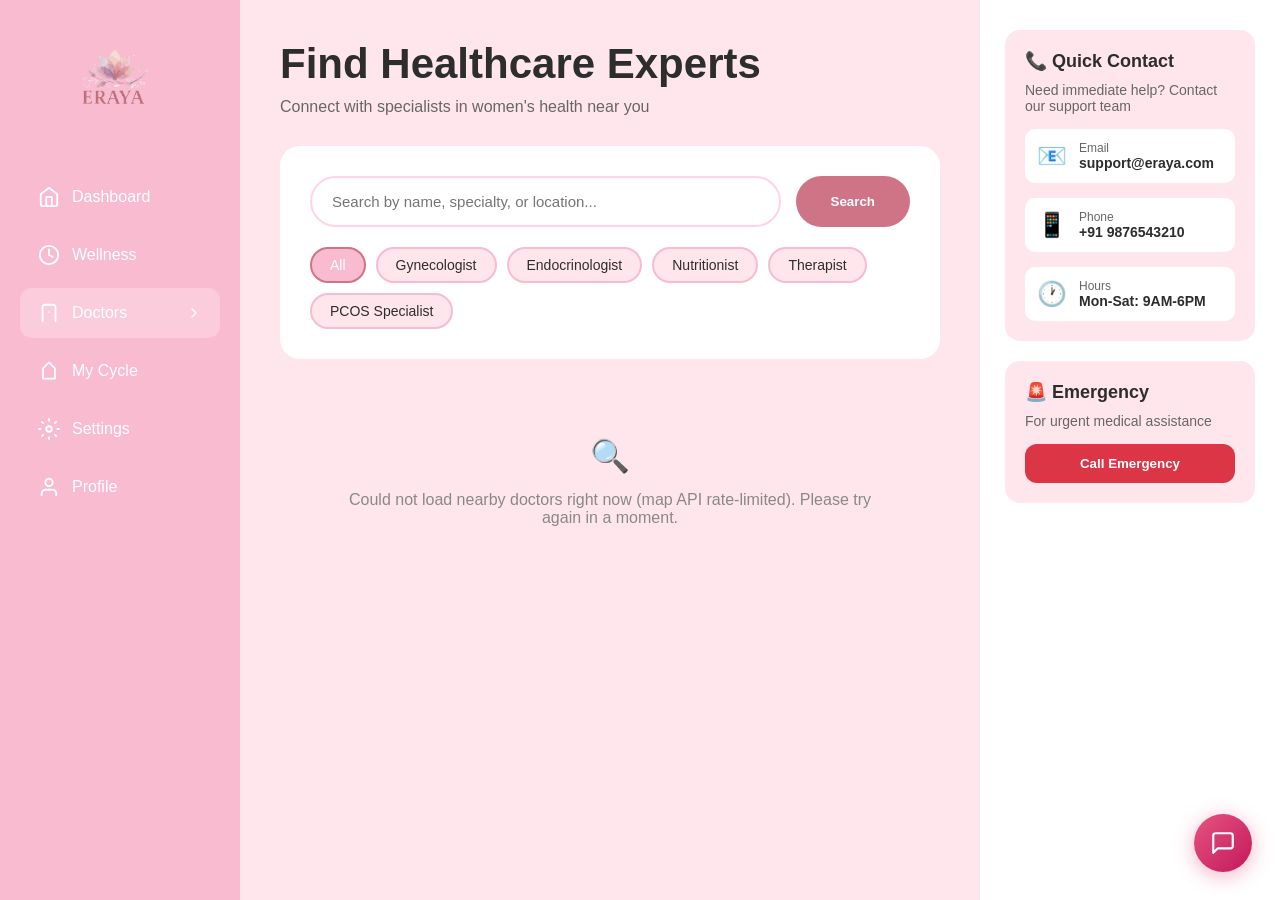
<file: doctors.html>
<!DOCTYPE html>
<html lang="en">

<head>
    <meta charset="UTF-8">
    <meta name="viewport" content="width=device-width, initial-scale=1.0">
    <title>Eraya - Find Doctors</title>
    <link rel="stylesheet" href="styles.css">
    <link rel="stylesheet" href="chatbot.css">
    <script src="chatbot.js"></script>
</head>

<body>
    <div class="container">
        <!-- Sidebar -->
        <aside class="sidebar">
            <div class="logo">
                <img src="images/logo.png" alt="Eraya Logo" class="logo-image">
            </div>

            <nav class="nav-menu">
                <a href="index.html" class="nav-item">
                    <svg class="nav-icon" viewBox="0 0 24 24" fill="none" xmlns="http://www.w3.org/2000/svg">
                        <path
                            d="M3 9L12 2L21 9V20C21 20.5304 20.7893 21.0391 20.4142 21.4142C20.0391 21.7893 19.5304 22 19 22H5C4.46957 22 3.96086 21.7893 3.58579 21.4142C3.21071 21.0391 3 20.5304 3 20V9Z"
                            stroke="currentColor" stroke-width="2" stroke-linecap="round" stroke-linejoin="round" />
                        <path d="M9 22V12H15V22" stroke="currentColor" stroke-width="2" stroke-linecap="round"
                            stroke-linejoin="round" />
                    </svg>
                    <span>Dashboard</span>
                </a>

                <a href="wellness.html" class="nav-item">
                    <svg class="nav-icon" viewBox="0 0 24 24" fill="none" xmlns="http://www.w3.org/2000/svg">
                        <path
                            d="M12 22C17.5228 22 22 17.5228 22 12C22 6.47715 17.5228 2 12 2C6.47715 2 2 6.47715 2 12C2 17.5228 6.47715 22 12 22Z"
                            stroke="currentColor" stroke-width="2" stroke-linecap="round" stroke-linejoin="round" />
                        <path d="M12 6V12L16 14" stroke="currentColor" stroke-width="2" stroke-linecap="round"
                            stroke-linejoin="round" />
                    </svg>
                    <span>Wellness</span>
                </a>

                <a href="doctors.html" class="nav-item active">
                    <svg class="nav-icon" viewBox="0 0 24 24" fill="none" xmlns="http://www.w3.org/2000/svg">
                        <path
                            d="M19 21V5C19 4.46957 18.7893 3.96086 18.4142 3.58579C18.0391 3.21071 17.5304 3 17 3H7C6.46957 3 5.96086 3.21071 5.58579 3.58579C5.21071 3.96086 5 4.46957 5 5V21"
                            stroke="currentColor" stroke-width="2" stroke-linecap="round" stroke-linejoin="round" />
                        <path d="M12 11H12.01" stroke="currentColor" stroke-width="2" stroke-linecap="round"
                            stroke-linejoin="round" />
                    </svg>
                    <span>Doctors</span>
                    <svg class="nav-arrow" viewBox="0 0 24 24" fill="none" xmlns="http://www.w3.org/2000/svg">
                        <path d="M9 18L15 12L9 6" stroke="currentColor" stroke-width="2" stroke-linecap="round"
                            stroke-linejoin="round" />
                    </svg>
                </a>

                <a href="mycycle.html" class="nav-item">
                    <svg class="nav-icon" viewBox="0 0 24 24" fill="none" xmlns="http://www.w3.org/2000/svg">
                        <path d="M12 2.69L5.5 9.19V20.31H18.5V9.19L12 2.69Z" stroke="currentColor" stroke-width="2"
                            stroke-linecap="round" stroke-linejoin="round" />
                    </svg>
                    <span>My Cycle</span>
                </a>

                <a href="settings.html" class="nav-item">
                    <svg class="nav-icon" viewBox="0 0 24 24" fill="none" xmlns="http://www.w3.org/2000/svg">
                        <circle cx="12" cy="12" r="3" stroke="currentColor" stroke-width="2" stroke-linecap="round"
                            stroke-linejoin="round" />
                        <path
                            d="M12 1V3M12 21V23M4.22 4.22L5.64 5.64M18.36 18.36L19.78 19.78M1 12H3M21 12H23M4.22 19.78L5.64 18.36M18.36 5.64L19.78 4.22"
                            stroke="currentColor" stroke-width="2" stroke-linecap="round" stroke-linejoin="round" />
                    </svg>
                    <span>Settings</span>
                </a>

                <a href="profile.html" class="nav-item">
                    <svg class="nav-icon" viewBox="0 0 24 24" fill="none" xmlns="http://www.w3.org/2000/svg">
                        <path
                            d="M20 21V19C20 17.9391 19.5786 16.9217 18.8284 16.1716C18.0783 15.4214 17.0609 15 16 15H8C6.93913 15 5.92172 15.4214 5.17157 16.1716C4.42143 16.9217 4 17.9391 4 19V21"
                            stroke="currentColor" stroke-width="2" stroke-linecap="round" stroke-linejoin="round" />
                        <circle cx="12" cy="7" r="4" stroke="currentColor" stroke-width="2" stroke-linecap="round"
                            stroke-linejoin="round" />
                    </svg>
                    <span>Profile</span>
                </a>
            </nav>
            <div id="auth-status" style="margin-top:auto;padding:16px 0;font-size:14px;"></div>
        </aside>

        <!-- Main Content -->
        <main class="main-content">
            <div class="doctors-header">
                <h1>Find Healthcare Experts</h1>
                <p>Connect with specialists in women's health near you</p>
            </div>

            <div class="search-section">
                <div class="search-bar">
                    <input type="text" class="search-input" id="searchInput"
                        placeholder="Search by name, specialty, or location...">
                    <button class="search-btn" onclick="searchDoctors()">Search</button>
                </div>
                <div class="filter-chips">
                    <div class="filter-chip active" onclick="filterDoctors('all', this)">All</div>
                    <div class="filter-chip" onclick="filterDoctors('gynecologist', this)">Gynecologist</div>
                    <div class="filter-chip" onclick="filterDoctors('endocrinologist', this)">Endocrinologist</div>
                    <div class="filter-chip" onclick="filterDoctors('nutritionist', this)">Nutritionist</div>
                    <div class="filter-chip" onclick="filterDoctors('therapist', this)">Therapist</div>
                    <div class="filter-chip" onclick="filterDoctors('pcos', this)">PCOS Specialist</div>
                </div>
            </div>

            <div class="doctors-grid" id="doctorsGrid">
                <!-- Doctor cards will be generated by JavaScript -->
            </div>
        </main>

        <!-- Right Sidebar for Contact -->
        <aside class="right-sidebar">
            <div class="contact-info-section">
                <h3>📞 Quick Contact</h3>
                <p>Need immediate help? Contact our support team</p>
                <div class="contact-methods">
                    <div class="contact-item">
                        <span class="contact-icon">📧</span>
                        <div>
                            <div class="contact-label">Email</div>
                            <div class="contact-value">support@eraya.com</div>
                        </div>
                    </div>
                    <div class="contact-item">
                        <span class="contact-icon">📱</span>
                        <div>
                            <div class="contact-label">Phone</div>
                            <div class="contact-value">+91 9876543210</div>
                        </div>
                    </div>
                    <div class="contact-item">
                        <span class="contact-icon">🕐</span>
                        <div>
                            <div class="contact-label">Hours</div>
                            <div class="contact-value">Mon-Sat: 9AM-6PM</div>
                        </div>
                    </div>
                </div>
            </div>

            <div class="emergency-section">
                <h3>🚨 Emergency</h3>
                <p>For urgent medical assistance</p>
                <button class="emergency-btn" onclick="callEmergency()">Call Emergency</button>
            </div>
        </aside>
    </div>

    <script src="doctors.js"></script>
</body>

</html>
</file>
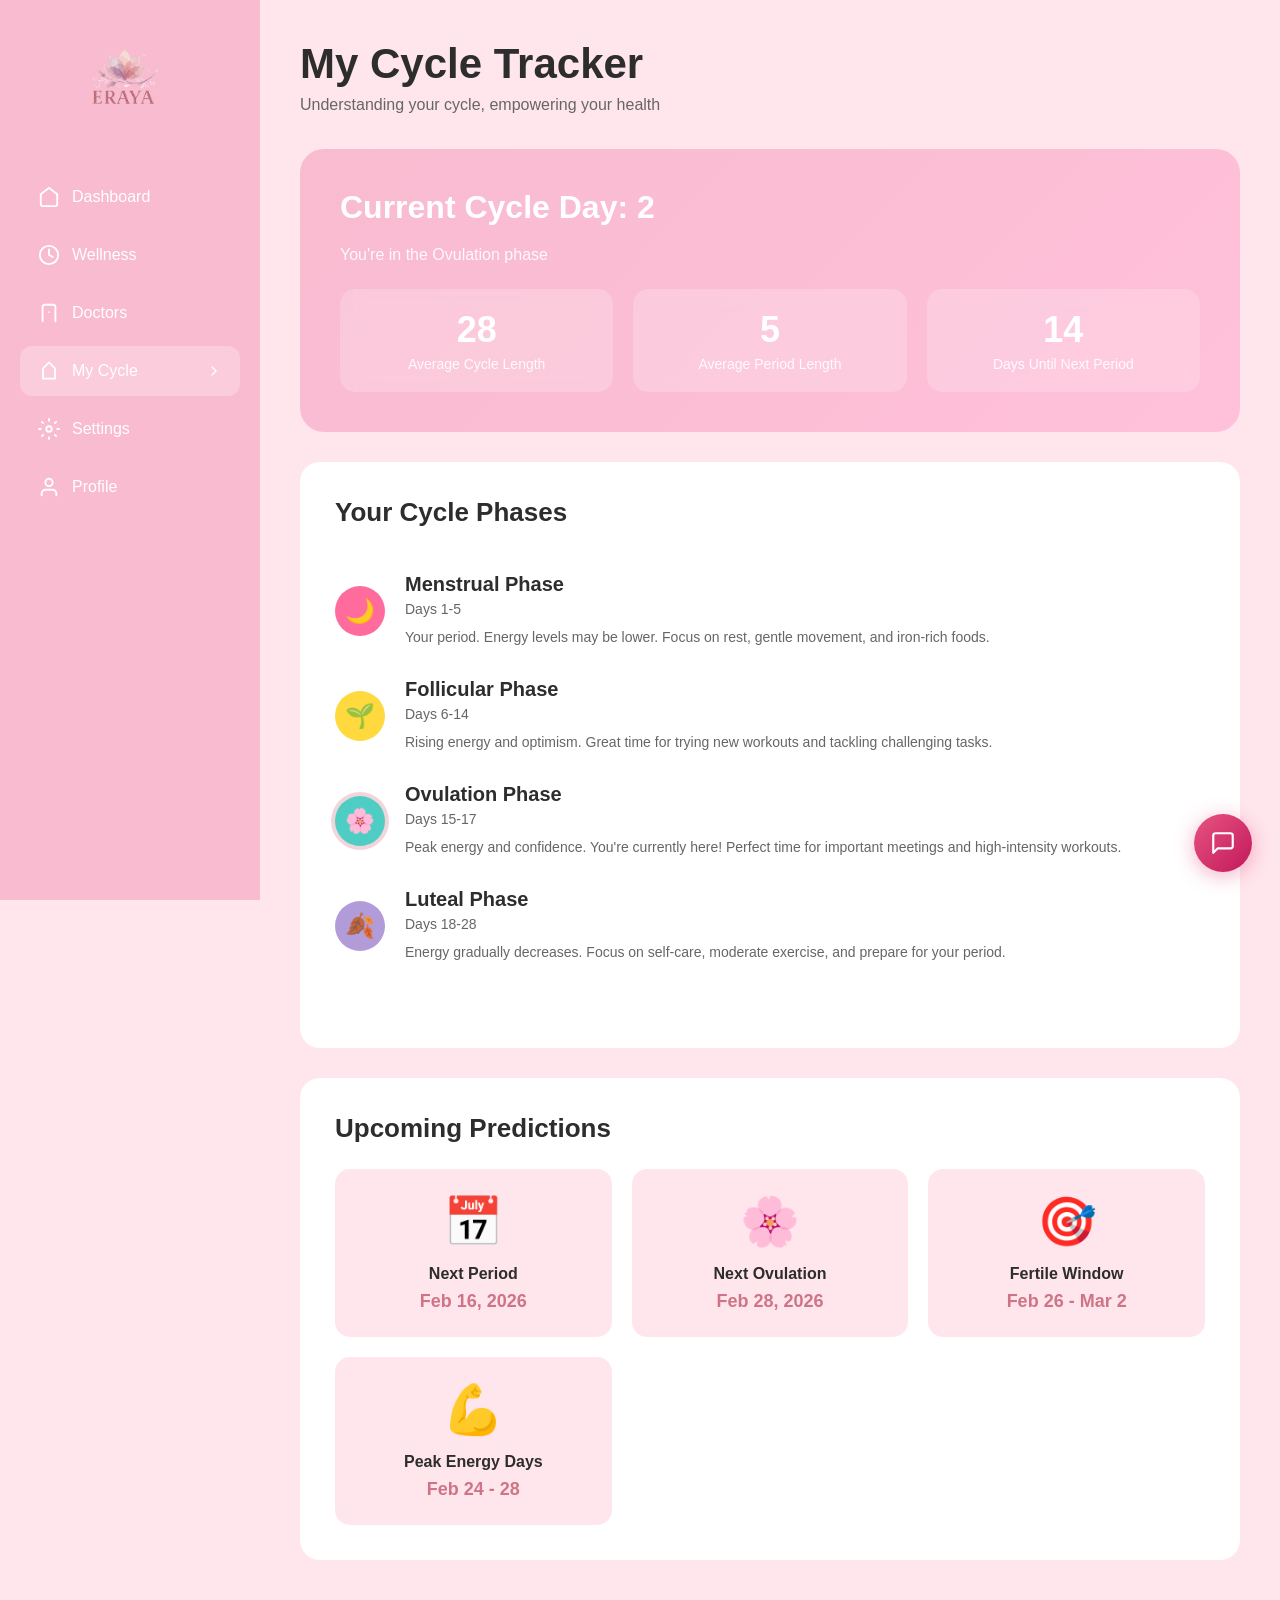
<file: mycycle.html>
<!DOCTYPE html>
<html lang="en">

<head>
    <meta charset="UTF-8">
    <meta name="viewport" content="width=device-width, initial-scale=1.0">
    <title>Eraya - My Cycle</title>
    <link rel="stylesheet" href="styles.css">
    <link rel="stylesheet" href="chatbot.css">
    <script src="chatbot.js"></script>
    <style>
        .page-container {
            display: grid;
            grid-template-columns: 260px 1fr;
            min-height: 100vh;
        }

        .cycle-content {
            padding: 40px;
            background-color: var(--lavender-blush);
        }

        .cycle-overview {
            background: linear-gradient(135deg, var(--powder-pink) 0%, var(--medium-pink) 100%);
            border-radius: 24px;
            padding: 40px;
            margin-bottom: 30px;
            color: var(--white);
        }

        .cycle-overview h2 {
            font-size: 32px;
            margin-bottom: 20px;
        }

        .cycle-stats {
            display: grid;
            grid-template-columns: repeat(auto-fit, minmax(200px, 1fr));
            gap: 20px;
            margin-top: 25px;
        }

        .stat-box {
            background-color: rgba(255, 255, 255, 0.2);
            backdrop-filter: blur(10px);
            border-radius: 15px;
            padding: 20px;
            text-align: center;
        }

        .stat-value {
            font-size: 36px;
            font-weight: 700;
            margin-bottom: 5px;
        }

        .stat-label {
            font-size: 14px;
            opacity: 0.9;
        }

        .cycle-phases {
            background-color: var(--white);
            border-radius: 20px;
            padding: 35px;
            margin-bottom: 30px;
        }

        .cycle-phases h3 {
            font-size: 26px;
            color: var(--dark-text);
            margin-bottom: 25px;
        }

        .phase-timeline {
            position: relative;
            padding: 20px 0;
        }

        .phase-item {
            display: flex;
            align-items: center;
            gap: 20px;
            margin-bottom: 30px;
            position: relative;
        }

        .phase-marker {
            width: 50px;
            height: 50px;
            border-radius: 50%;
            display: flex;
            align-items: center;
            justify-content: center;
            font-size: 24px;
            flex-shrink: 0;
            z-index: 1;
        }

        .phase-marker.menstrual {
            background-color: #FF6B9D;
        }

        .phase-marker.follicular {
            background-color: #FFD93D;
        }

        .phase-marker.ovulation {
            background-color: #4ECDC4;
        }

        .phase-marker.luteal {
            background-color: #B19CD9;
        }

        .phase-marker.active {
            box-shadow: 0 0 0 4px rgba(207, 116, 134, 0.3);
            animation: pulse 2s infinite;
        }

        @keyframes pulse {

            0%,
            100% {
                box-shadow: 0 0 0 4px rgba(207, 116, 134, 0.3);
            }

            50% {
                box-shadow: 0 0 0 8px rgba(207, 116, 134, 0.2);
            }
        }

        .phase-content {
            flex: 1;
        }

        .phase-name {
            font-size: 20px;
            font-weight: 600;
            color: var(--dark-text);
            margin-bottom: 5px;
        }

        .phase-days {
            font-size: 14px;
            color: var(--light-text);
            margin-bottom: 10px;
        }

        .phase-description {
            font-size: 14px;
            color: var(--light-text);
            line-height: 1.5;
        }

        .predictions-section {
            background-color: var(--white);
            border-radius: 20px;
            padding: 35px;
        }

        .predictions-section h3 {
            font-size: 26px;
            color: var(--dark-text);
            margin-bottom: 25px;
        }

        .prediction-cards {
            display: grid;
            grid-template-columns: repeat(auto-fit, minmax(250px, 1fr));
            gap: 20px;
        }

        .prediction-card {
            background-color: var(--lavender-blush);
            border-radius: 15px;
            padding: 25px;
            text-align: center;
        }

        .prediction-icon {
            font-size: 48px;
            margin-bottom: 15px;
        }

        .prediction-title {
            font-size: 16px;
            font-weight: 600;
            color: var(--dark-text);
            margin-bottom: 8px;
        }

        .prediction-date {
            font-size: 18px;
            color: var(--blush);
            font-weight: 700;
        }
    </style>
</head>

<body>
    <div class="page-container">
        <!-- Sidebar -->
        <aside class="sidebar">
            <div class="logo">
                <img src="images/logo.png" alt="Eraya Logo" class="logo-image">
            </div>

            <nav class="nav-menu">
                <a href="index.html" class="nav-item">
                    <svg class="nav-icon" viewBox="0 0 24 24" fill="none" xmlns="http://www.w3.org/2000/svg">
                        <path
                            d="M3 9L12 2L21 9V20C21 20.5304 20.7893 21.0391 20.4142 21.4142C20.0391 21.7893 19.5304 22 19 22H5C4.46957 22 3.96086 21.7893 3.58579 21.4142C3.21071 21.0391 3 20.5304 3 20V9Z"
                            stroke="currentColor" stroke-width="2" />
                    </svg>
                    <span>Dashboard</span>
                </a>

                <a href="wellness.html" class="nav-item">
                    <svg class="nav-icon" viewBox="0 0 24 24" fill="none" xmlns="http://www.w3.org/2000/svg">
                        <path
                            d="M12 22C17.5228 22 22 17.5228 22 12C22 6.47715 17.5228 2 12 2C6.47715 2 2 6.47715 2 12C2 17.5228 6.47715 22 12 22Z"
                            stroke="currentColor" stroke-width="2" stroke-linecap="round" stroke-linejoin="round" />
                        <path d="M12 6V12L16 14" stroke="currentColor" stroke-width="2" stroke-linecap="round"
                            stroke-linejoin="round" />
                    </svg>
                    <span>Wellness</span>
                </a>

                <a href="doctors.html" class="nav-item">
                    <svg class="nav-icon" viewBox="0 0 24 24" fill="none" xmlns="http://www.w3.org/2000/svg">
                        <path
                            d="M19 21V5C19 4.46957 18.7893 3.96086 18.4142 3.58579C18.0391 3.21071 17.5304 3 17 3H7C6.46957 3 5.96086 3.21071 5.58579 3.58579C5.21071 3.96086 5 4.46957 5 5V21"
                            stroke="currentColor" stroke-width="2" stroke-linecap="round" stroke-linejoin="round" />
                        <path d="M12 11H12.01" stroke="currentColor" stroke-width="2" stroke-linecap="round"
                            stroke-linejoin="round" />
                    </svg>
                    <span>Doctors</span>
                </a>

                <a href="mycycle.html" class="nav-item active">
                    <svg class="nav-icon" viewBox="0 0 24 24" fill="none" xmlns="http://www.w3.org/2000/svg">
                        <path d="M12 2.69L5.5 9.19V20.31H18.5V9.19L12 2.69Z" stroke="currentColor" stroke-width="2"
                            stroke-linecap="round" stroke-linejoin="round" />
                    </svg>
                    <span>My Cycle</span>
                    <svg class="nav-arrow" viewBox="0 0 24 24" fill="none" xmlns="http://www.w3.org/2000/svg">
                        <path d="M9 18L15 12L9 6" stroke="currentColor" stroke-width="2" stroke-linecap="round"
                            stroke-linejoin="round" />
                    </svg>
                </a>

                <a href="settings.html" class="nav-item">
                    <svg class="nav-icon" viewBox="0 0 24 24" fill="none" xmlns="http://www.w3.org/2000/svg">
                        <circle cx="12" cy="12" r="3" stroke="currentColor" stroke-width="2" stroke-linecap="round"
                            stroke-linejoin="round" />
                        <path
                            d="M12 1V3M12 21V23M4.22 4.22L5.64 5.64M18.36 18.36L19.78 19.78M1 12H3M21 12H23M4.22 19.78L5.64 18.36M18.36 5.64L19.78 4.22"
                            stroke="currentColor" stroke-width="2" stroke-linecap="round" stroke-linejoin="round" />
                    </svg>
                    <span>Settings</span>
                </a>

                <a href="profile.html" class="nav-item">
                    <svg class="nav-icon" viewBox="0 0 24 24" fill="none" xmlns="http://www.w3.org/2000/svg">
                        <path
                            d="M20 21V19C20 17.9391 19.5786 16.9217 18.8284 16.1716C18.0783 15.4214 17.0609 15 16 15H8C6.93913 15 5.92172 15.4214 5.17157 16.1716C4.42143 16.9217 4 17.9391 4 19V21"
                            stroke="currentColor" stroke-width="2" stroke-linecap="round" stroke-linejoin="round" />
                        <circle cx="12" cy="7" r="4" stroke="currentColor" stroke-width="2" stroke-linecap="round"
                            stroke-linejoin="round" />
                    </svg>
                    <span>Profile</span>
                </a>
            </nav>
            <div id="auth-status" style="margin-top:auto;padding:16px 0;font-size:14px;"></div>
        </aside>

        <!-- Main Content -->
        <div class="cycle-content">
            <div class="page-header">
                <h1>My Cycle Tracker</h1>
                <p>Understanding your cycle, empowering your health</p>
            </div>

            <div class="cycle-overview">
                <h2>Current Cycle Day: 2</h2>
                <p style="font-size: 16px; opacity: 0.9;">You're in the Ovulation phase</p>

                <div class="cycle-stats">
                    <div class="stat-box">
                        <div class="stat-value">28</div>
                        <div class="stat-label">Average Cycle Length</div>
                    </div>
                    <div class="stat-box">
                        <div class="stat-value">5</div>
                        <div class="stat-label">Average Period Length</div>
                    </div>
                    <div class="stat-box">
                        <div class="stat-value">14</div>
                        <div class="stat-label">Days Until Next Period</div>
                    </div>
                </div>
            </div>

            <div class="cycle-phases">
                <h3>Your Cycle Phases</h3>
                <div class="phase-timeline">
                    <div class="phase-item">
                        <div class="phase-marker menstrual">🌙</div>
                        <div class="phase-content">
                            <div class="phase-name">Menstrual Phase</div>
                            <div class="phase-days">Days 1-5</div>
                            <div class="phase-description">
                                Your period. Energy levels may be lower. Focus on rest, gentle movement, and iron-rich
                                foods.
                            </div>
                        </div>
                    </div>

                    <div class="phase-item">
                        <div class="phase-marker follicular">🌱</div>
                        <div class="phase-content">
                            <div class="phase-name">Follicular Phase</div>
                            <div class="phase-days">Days 6-14</div>
                            <div class="phase-description">
                                Rising energy and optimism. Great time for trying new workouts and tackling challenging
                                tasks.
                            </div>
                        </div>
                    </div>

                    <div class="phase-item">
                        <div class="phase-marker ovulation active">🌸</div>
                        <div class="phase-content">
                            <div class="phase-name">Ovulation Phase</div>
                            <div class="phase-days">Days 15-17</div>
                            <div class="phase-description">
                                Peak energy and confidence. You're currently here! Perfect time for important meetings
                                and high-intensity workouts.
                            </div>
                        </div>
                    </div>

                    <div class="phase-item">
                        <div class="phase-marker luteal">🍂</div>
                        <div class="phase-content">
                            <div class="phase-name">Luteal Phase</div>
                            <div class="phase-days">Days 18-28</div>
                            <div class="phase-description">
                                Energy gradually decreases. Focus on self-care, moderate exercise, and prepare for your
                                period.
                            </div>
                        </div>
                    </div>
                </div>
            </div>

            <div class="predictions-section">
                <h3>Upcoming Predictions</h3>
                <div class="prediction-cards">
                    <div class="prediction-card">
                        <div class="prediction-icon">📅</div>
                        <div class="prediction-title">Next Period</div>
                        <div class="prediction-date">Feb 16, 2026</div>
                    </div>

                    <div class="prediction-card">
                        <div class="prediction-icon">🌸</div>
                        <div class="prediction-title">Next Ovulation</div>
                        <div class="prediction-date">Feb 28, 2026</div>
                    </div>

                    <div class="prediction-card">
                        <div class="prediction-icon">🎯</div>
                        <div class="prediction-title">Fertile Window</div>
                        <div class="prediction-date">Feb 26 - Mar 2</div>
                    </div>

                    <div class="prediction-card">
                        <div class="prediction-icon">💪</div>
                        <div class="prediction-title">Peak Energy Days</div>
                        <div class="prediction-date">Feb 24 - 28</div>
                    </div>
                </div>
            </div>
        </div>
    </div>
</body>

</html>
</file>
<file: styles.css>
/* CSS Reset */
* {
    margin: 0;
    padding: 0;
    box-sizing: border-box;
}

/* Color Palette - Based on Figma */
:root {
    --lavender-blush: #FFE6ED;
    --blush: #CF7486;
    --powder-pink: #F8BBD0;
    --milky-white: #FFF8F0;
    --light-pink: #FFD4E5;
    --medium-pink: #FFC0D9;
    --dark-text: #2D2D2D;
    --light-text: #666;
    --white: #FFFFFF;
    
    /* Dot colors */
    --dot-green: #4ECDC4;
    --dot-red: #FF6B9D;
    --dot-yellow: #FFD93D;
    --dot-teal: #6BCF7F;
    --dot-purple: #B19CD9;
    --dot-blue: #6C9BD1;
}

body {
    font-family: 'Segoe UI', Tahoma, Geneva, Verdana, sans-serif;
    background-color: var(--lavender-blush);
    color: var(--dark-text);
    overflow-x: hidden;
}

.container {
    display: grid;
    grid-template-columns: 260px minmax(0, 1fr) minmax(280px, 340px);
    min-height: 100vh;
    gap: 0;
}

/* Left Sidebar Styles */
.sidebar {
    background-color: var(--powder-pink);
    padding: 30px 20px;
    display: flex;
    flex-direction: column;
}

.logo {
    margin-bottom: 40px;
    text-align: center;
}

.logo-image {
    width: 140px;
    height: auto;
}

.nav-menu {
    display: flex;
    flex-direction: column;
    gap: 8px;
}

.nav-item {
    display: flex;
    align-items: center;
    padding: 14px 18px;
    color: var(--white);
    text-decoration: none;
    border-radius: 12px;
    font-size: 16px;
    font-weight: 500;
    transition: all 0.3s ease;
    gap: 12px;
}

.nav-item:hover {
    background-color: rgba(255, 255, 255, 0.15);
    transform: translateX(5px);
}

.nav-item.active {
    background-color: rgba(255, 255, 255, 0.25);
}

.nav-icon {
    width: 22px;
    height: 22px;
    flex-shrink: 0;
}

.nav-arrow {
    width: 16px;
    height: 16px;
    margin-left: auto;
    opacity: 0;
    transition: opacity 0.3s ease;
}

.nav-item.active .nav-arrow {
    opacity: 1;
}

/* Main Content Styles */
.main-content {
    padding: 40px;
    overflow-y: auto;
    min-width: 0; /* allow grid column to shrink without hiding siblings */
}

/* Welcome Section */
.welcome-section {
    background: linear-gradient(135deg, var(--medium-pink) 0%, var(--powder-pink) 100%);
    border-radius: 24px;
    padding: 50px;
    margin-bottom: 30px;
    display: flex;
    justify-content: space-between;
    align-items: center;
    min-height: 200px;
}

.welcome-text h1 {
    font-size: 52px;
    font-weight: 300;
    color: var(--white);
    line-height: 1.2;
}

.welcome-illustration img {
    width: 200px;
    height: auto;
}

/* Feature Cards */
.feature-cards {
    display: grid;
    grid-template-columns: repeat(3, 1fr);
    gap: 20px;
    margin-bottom: 30px;
}

.card {
    background-color: rgba(255, 255, 255, 0.5);
    backdrop-filter: blur(10px);
    border-radius: 20px;
    padding: 30px;
    text-align: center;
    transition: all 0.3s ease;
    cursor: pointer;
    min-height: 220px;
    display: flex;
    flex-direction: column;
    justify-content: space-between;
}

.card:hover {
    transform: translateY(-8px);
    box-shadow: 0 12px 30px rgba(207, 116, 134, 0.2);
    background-color: rgba(255, 255, 255, 0.7);
}

.card-illustration {
    margin-bottom: 20px;
}

.card-illustration img {
    width: 100px;
    height: 100px;
    object-fit: contain;
}

.card h3 {
    font-size: 18px;
    font-weight: 600;
    color: var(--dark-text);
    line-height: 1.4;
}

/* Feeling Section */
.feeling-section {
    background-color: rgba(255, 214, 229, 0.4);
    border: 2px dashed var(--blush);
    border-radius: 20px;
    padding: 40px;
    text-align: center;
    margin-bottom: 30px;
}

.feeling-section h2 {
    font-size: 28px;
    font-weight: 600;
    color: var(--dark-text);
    margin-bottom: 10px;
}

.feeling-section p {
    font-size: 15px;
    color: var(--light-text);
    margin-bottom: 25px;
}

.add-symptoms-btn {
    background-color: var(--blush);
    color: var(--white);
    border: none;
    padding: 14px 32px;
    border-radius: 30px;
    font-size: 16px;
    font-weight: 600;
    cursor: pointer;
    transition: all 0.3s ease;
}

.add-symptoms-btn:hover {
    background-color: #b86474;
    transform: scale(1.05);
    box-shadow: 0 6px 20px rgba(207, 116, 134, 0.3);
}

/* Bottom Cards */
.bottom-cards {
    display: grid;
    grid-template-columns: repeat(2, 1fr);
    gap: 20px;
}

.card-large {
    background-color: rgba(255, 214, 229, 0.4);
    border-radius: 20px;
    padding: 35px;
    display: flex;
    align-items: center;
    gap: 25px;
    transition: all 0.3s ease;
    cursor: pointer;
}

.card-large:hover {
    transform: translateY(-5px);
    box-shadow: 0 10px 25px rgba(207, 116, 134, 0.2);
    background-color: rgba(255, 214, 229, 0.6);
}

.card-large .card-illustration img {
    width: 120px;
    height: 120px;
    object-fit: contain;
}

.card-large h3 {
    font-size: 24px;
    font-weight: 600;
    color: var(--dark-text);
    line-height: 1.3;
}

/* Right Sidebar — keep visible in grid (calendar + React widgets) */
.right-sidebar {
    background-color: var(--white);
    padding: 30px 25px;
    overflow-y: auto;
    overflow-x: hidden;
    min-width: 280px;
    position: relative;
    z-index: 1;
}

/* Calendar Section */
.calendar-section {
    margin-bottom: 30px;
}

.calendar-header h3 {
    font-size: 24px;
    font-weight: 600;
    color: var(--dark-text);
    margin-bottom: 20px;
}

.calendar-weekdays {
    display: grid;
    grid-template-columns: repeat(7, 1fr);
    gap: 8px;
    margin-bottom: 10px;
}

.calendar-weekdays div {
    text-align: center;
    font-size: 13px;
    color: var(--light-text);
    font-weight: 500;
}

.calendar-days {
    display: grid;
    grid-template-columns: repeat(7, 1fr);
    gap: 8px;
}

.calendar-day {
    aspect-ratio: 1;
    display: flex;
    align-items: center;
    justify-content: center;
    border-radius: 8px;
    font-size: 14px;
    color: var(--dark-text);
    cursor: pointer;
    transition: all 0.2s ease;
}

.calendar-day:hover {
    background-color: var(--light-pink);
}

.calendar-day.selected {
    background-color: var(--blush);
    color: var(--white);
    font-weight: 600;
}

.calendar-day.other-month {
    color: #ccc;
}

/* Today Section */
.today-section,
.history-section {
    margin-bottom: 25px;
}

.today-section h3,
.history-section h3 {
    font-size: 18px;
    font-weight: 600;
    color: var(--dark-text);
    margin-bottom: 18px;
    display: flex;
    align-items: center;
    gap: 8px;
}

.calendar-icon {
    font-size: 20px;
}

.info-item {
    display: flex;
    align-items: center;
    gap: 12px;
    padding: 12px 0;
    font-size: 14px;
}

.info-item span:nth-child(2) {
    flex: 1;
    color: var(--dark-text);
}

.info-item .value {
    font-weight: 600;
    color: var(--dark-text);
}

.dot {
    width: 10px;
    height: 10px;
    border-radius: 50%;
    flex-shrink: 0;
}

.dot.green { background-color: var(--dot-green); }
.dot.red { background-color: var(--dot-red); }
.dot.yellow { background-color: var(--dot-yellow); }
.dot.teal { background-color: var(--dot-teal); }
.dot.purple { background-color: var(--dot-purple); }
.dot.blue { background-color: var(--dot-blue); }

/* Cycle Progress Bar */
.cycle-progress {
    margin-top: 20px;
    margin-bottom: 20px;
}

.progress-bar {
    display: flex;
    height: 8px;
    border-radius: 10px;
    overflow: hidden;
    background-color: #f0f0f0;
}

.progress-fill {
    height: 100%;
    transition: width 0.3s ease;
}

.progress-fill.red { background-color: var(--dot-red); }
.progress-fill.yellow { background-color: var(--dot-yellow); }
.progress-fill.gray { background-color: #e0e0e0; }

/* Responsive Design */
@media (max-width: 1400px) {
    .container {
        grid-template-columns: 240px minmax(0, 1fr) minmax(260px, 300px);
    }
    
    .feature-cards {
        grid-template-columns: repeat(2, 1fr);
    }
}

@media (max-width: 1024px) {
    .container {
        grid-template-columns: 1fr;
        grid-auto-rows: auto;
    }

    /* Keep nav compact: hide left rail; stack main then right column so calendar stays visible */
    .sidebar {
        display: none;
    }

    .main-content {
        padding: 20px;
        grid-column: 1;
    }

    .right-sidebar {
        display: block;
        width: 100%;
        max-width: 100%;
        padding: 24px 20px 32px;
        border-top: 2px solid var(--powder-pink);
        background: linear-gradient(180deg, var(--milky-white) 0%, var(--white) 40%);
        box-shadow: 0 -8px 32px rgba(207, 116, 134, 0.08);
    }
}

/* Scrollbar Styling */
.main-content::-webkit-scrollbar,
.right-sidebar::-webkit-scrollbar {
    width: 8px;
}

.main-content::-webkit-scrollbar-track,
.right-sidebar::-webkit-scrollbar-track {
    background: transparent;
}

.main-content::-webkit-scrollbar-thumb,
.right-sidebar::-webkit-scrollbar-thumb {
    background: var(--blush);
    border-radius: 10px;
}

.main-content::-webkit-scrollbar-thumb:hover,
.right-sidebar::-webkit-scrollbar-thumb:hover {
    background: #b86474;
}

/* Animations */
@keyframes fadeIn {
    from {
        opacity: 0;
        transform: translateY(20px);
    }
    to {
        opacity: 1;
        transform: translateY(0);
    }
}

.welcome-section,
.feature-cards,
.feeling-section,
.bottom-cards {
    animation: fadeIn 0.6s ease-out;
}

.card {
    animation: fadeIn 0.6s ease-out backwards;
}

.card:nth-child(1) { animation-delay: 0.1s; }
.card:nth-child(2) { animation-delay: 0.2s; }
.card:nth-child(3) { animation-delay: 0.3s; }

/* ==================== DOCTORS PAGE STYLES ==================== */
.doctors-header {
    margin-bottom: 30px;
}

.doctors-header h1 {
    font-size: 42px;
    color: var(--dark-text);
    margin-bottom: 10px;
}

.doctors-header p {
    font-size: 16px;
    color: var(--light-text);
}

.search-section {
    background-color: var(--white);
    border-radius: 20px;
    padding: 30px;
    margin-bottom: 30px;
}

.search-bar {
    display: flex;
    gap: 15px;
    margin-bottom: 20px;
}

.search-input {
    flex: 1;
    padding: 15px 20px;
    border: 2px solid var(--light-pink);
    border-radius: 30px;
    font-size: 15px;
    outline: none;
    font-family: inherit;
}

.search-input:focus {
    border-color: var(--blush);
}

.search-btn {
    padding: 15px 35px;
    background-color: var(--blush);
    color: var(--white);
    border: none;
    border-radius: 30px;
    font-weight: 600;
    cursor: pointer;
    transition: all 0.3s ease;
}

.search-btn:hover {
    background-color: #b86474;
    transform: scale(1.05);
}

.filter-chips {
    display: flex;
    gap: 10px;
    flex-wrap: wrap;
}

.filter-chip {
    padding: 8px 18px;
    background-color: var(--lavender-blush);
    border: 2px solid var(--powder-pink);
    border-radius: 20px;
    font-size: 14px;
    cursor: pointer;
    transition: all 0.3s ease;
}

.filter-chip:hover,
.filter-chip.active {
    background-color: var(--powder-pink);
    color: var(--white);
    border-color: var(--blush);
}

.doctors-grid {
    display: grid;
    grid-template-columns: repeat(auto-fill, minmax(320px, 1fr));
    gap: 25px;
}

.doctor-card {
    background-color: var(--white);
    border-radius: 20px;
    padding: 25px;
    transition: all 0.3s ease;
    cursor: pointer;
}

.doctor-card:hover {
    transform: translateY(-5px);
    box-shadow: 0 10px 25px rgba(207, 116, 134, 0.2);
}

.doctor-header {
    display: flex;
    gap: 20px;
    margin-bottom: 20px;
}

.doctor-avatar {
    width: 80px;
    height: 80px;
    background: linear-gradient(135deg, var(--powder-pink), var(--blush));
    border-radius: 50%;
    display: flex;
    align-items: center;
    justify-content: center;
    font-size: 32px;
    flex-shrink: 0;
}

.doctor-basic-info {
    flex: 1;
}

.doctor-basic-info h3 {
    font-size: 20px;
    color: var(--dark-text);
    margin-bottom: 5px;
}

.doctor-specialty {
    font-size: 14px;
    color: var(--blush);
    margin-bottom: 8px;
}

.rating {
    display: flex;
    align-items: center;
    gap: 5px;
    font-size: 14px;
}

.stars {
    color: #FFD93D;
}

.available-badge,
.unavailable-badge {
    display: inline-block;
    padding: 4px 12px;
    border-radius: 12px;
    font-size: 12px;
    font-weight: 600;
    margin-top: 8px;
}

.available-badge {
    background-color: #d4edda;
    color: #155724;
}

.unavailable-badge {
    background-color: #f8d7da;
    color: #721c24;
}

.doctor-details {
    margin-bottom: 20px;
}

.detail-row {
    display: flex;
    align-items: center;
    gap: 10px;
    margin-bottom: 10px;
    font-size: 14px;
    color: var(--light-text);
}

.detail-icon {
    font-size: 18px;
    width: 20px;
}

.doctor-actions {
    display: grid;
    grid-template-columns: 1fr 1fr;
    gap: 10px;
}

.contact-btn,
.book-btn {
    padding: 12px;
    border: none;
    border-radius: 12px;
    font-weight: 600;
    cursor: pointer;
    transition: all 0.3s ease;
}

.contact-btn {
    background-color: var(--lavender-blush);
    color: var(--blush);
    border: 2px solid var(--blush);
}

.contact-btn:hover {
    background-color: var(--powder-pink);
}

.book-btn {
    background-color: var(--blush);
    color: var(--white);
}

.book-btn:hover {
    background-color: #b86474;
}

/* Contact Info Section */
.contact-info-section,
.emergency-section {
    background-color: var(--lavender-blush);
    border-radius: 15px;
    padding: 20px;
    margin-bottom: 20px;
}

.contact-info-section h3,
.emergency-section h3 {
    font-size: 18px;
    margin-bottom: 10px;
    color: var(--dark-text);
}

.contact-info-section p,
.emergency-section p {
    font-size: 14px;
    color: var(--light-text);
    margin-bottom: 15px;
}

.contact-methods {
    display: flex;
    flex-direction: column;
    gap: 15px;
}

.contact-item {
    display: flex;
    align-items: center;
    gap: 12px;
    background-color: var(--white);
    padding: 12px;
    border-radius: 10px;
}

.contact-icon {
    font-size: 24px;
}

.contact-label {
    font-size: 12px;
    color: var(--light-text);
}

.contact-value {
    font-size: 14px;
    font-weight: 600;
    color: var(--dark-text);
}

.emergency-btn {
    width: 100%;
    padding: 12px;
    background-color: #dc3545;
    color: var(--white);
    border: none;
    border-radius: 12px;
    font-weight: 600;
    cursor: pointer;
    transition: all 0.3s ease;
}

.emergency-btn:hover {
    background-color: #c82333;
}

/* Modal Styles */
.modal-overlay {
    position: fixed;
    top: 0;
    left: 0;
    width: 100%;
    height: 100%;
    background-color: rgba(0, 0, 0, 0.5);
    display: flex;
    align-items: center;
    justify-content: center;
    z-index: 9999;
    animation: fadeIn 0.3s ease;
}

.modal-content {
    background-color: var(--white);
    border-radius: 20px;
    padding: 30px;
    max-width: 500px;
    width: 90%;
    max-height: 90vh;
    overflow-y: auto;
    position: relative;
    animation: slideIn 0.3s ease;
}

@keyframes slideIn {
    from {
        transform: translateY(-50px);
        opacity: 0;
    }
    to {
        transform: translateY(0);
        opacity: 1;
    }
}

.modal-close {
    position: absolute;
    top: 15px;
    right: 15px;
    background: none;
    border: none;
    font-size: 30px;
    cursor: pointer;
    color: var(--light-text);
    width: 35px;
    height: 35px;
    display: flex;
    align-items: center;
    justify-content: center;
    border-radius: 50%;
    transition: all 0.3s ease;
}

.modal-close:hover {
    background-color: var(--lavender-blush);
    color: var(--blush);
}

.modal-content h2 {
    font-size: 24px;
    margin-bottom: 20px;
    color: var(--dark-text);
}

.contact-details {
    margin-bottom: 20px;
}

.contact-detail-item {
    display: flex;
    flex-direction: column;
    padding: 12px;
    background-color: var(--lavender-blush);
    border-radius: 10px;
    margin-bottom: 10px;
}

.detail-label {
    font-size: 14px;
    color: var(--light-text);
    margin-bottom: 5px;
}

.detail-value {
    font-size: 16px;
    font-weight: 600;
    color: var(--dark-text);
    text-decoration: none;
}

.detail-value:hover {
    color: var(--blush);
}

.modal-actions {
    display: grid;
    grid-template-columns: 1fr 1fr;
    gap: 10px;
    margin-top: 20px;
}

.modal-btn {
    padding: 12px;
    border: none;
    border-radius: 12px;
    font-weight: 600;
    cursor: pointer;
    transition: all 0.3s ease;
}

.call-btn {
    background-color: #28a745;
    color: var(--white);
}

.call-btn:hover {
    background-color: #218838;
}

.email-btn {
    background-color: var(--blush);
    color: var(--white);
}

.email-btn:hover {
    background-color: #b86474;
}

.cancel-btn {
    background-color: var(--lavender-blush);
    color: var(--dark-text);
}

.cancel-btn:hover {
    background-color: var(--powder-pink);
}

.confirm-btn {
    background-color: var(--blush);
    color: var(--white);
}

.confirm-btn:hover {
    background-color: #b86474;
}

/* Form Styles */
.form-group {
    margin-bottom: 20px;
}

.form-group label {
    display: block;
    font-size: 14px;
    font-weight: 600;
    color: var(--dark-text);
    margin-bottom: 8px;
}

.form-group input,
.form-group select,
.form-group textarea {
    width: 100%;
    padding: 12px;
    border: 2px solid var(--light-pink);
    border-radius: 10px;
    font-size: 14px;
    font-family: inherit;
    outline: none;
}

.form-group input:focus,
.form-group select:focus,
.form-group textarea:focus {
    border-color: var(--blush);
}

.form-group textarea {
    resize: vertical;
    min-height: 80px;
}

.booking-summary {
    background-color: var(--lavender-blush);
    padding: 15px;
    border-radius: 10px;
    margin: 20px 0;
}

.summary-row {
    display: flex;
    justify-content: space-between;
    align-items: center;
    font-size: 16px;
}

.summary-row .fee {
    font-size: 20px;
    font-weight: 700;
    color: var(--blush);
}

/* ==================== EXTENDED VARIABLES (from styles1) ==================== */
:root {
    --primary-pink: #F8BBD0;
    --secondary-pink: #FFE6ED;
    --accent-pink: #CF7486;
    --light-gray: #F5F5F5;
    --border-gray: #E8E8E8;
    --green: #7ED957;
    --red: #FF6B9D;
    --yellow: #FFD166;
    --purple: #B983FF;
    --blue: #6C9FFF;
    --font-display: 'Playfair Display', serif;
    --font-body: 'Poppins', 'Segoe UI', sans-serif;
    --spacing-xs: 0.5rem;
    --spacing-sm: 1rem;
    --spacing-md: 1.5rem;
    --spacing-lg: 2rem;
    --spacing-xl: 3rem;
    --radius-sm: 8px;
    --radius-md: 12px;
    --radius-lg: 20px;
    --radius-xl: 30px;
    --shadow-sm: 0 2px 8px rgba(207, 116, 134, 0.08);
    --shadow-md: 0 4px 16px rgba(207, 116, 134, 0.12);
    --shadow-lg: 0 8px 32px rgba(207, 116, 134, 0.16);
}

/* ==================== PAGE CONTAINER (wellness, symptoms, settings, profile, mycycle) ==================== */
.page-container {
    display: grid;
    grid-template-columns: 260px 1fr;
    min-height: 100vh;
}

/* ==================== SIDEBAR (unified - same as dashboard) ==================== */
.page-container .sidebar {
    background-color: var(--powder-pink);
    padding: 30px 20px;
    display: flex;
    flex-direction: column;
    position: sticky;
    top: 0;
    height: 100vh;
    overflow-y: auto;
}

/* ==================== WELLNESS PAGE ==================== */
.wellness-main {
    padding: 40px;
    overflow-y: auto;
    background-color: var(--lavender-blush);
}

.wellness-header {
    margin-bottom: 35px;
    text-align: center;
}

.wellness-header h1 {
    font-size: 42px;
    color: var(--dark-text);
    margin-bottom: 10px;
    font-weight: 600;
}

.wellness-header p {
    font-size: 16px;
    color: var(--light-text);
}

.wellness-card {
    background-color: var(--white);
    border-radius: 20px;
    padding: 35px;
    margin-bottom: 25px;
    box-shadow: var(--shadow-sm);
    position: relative;
    overflow: hidden;
}

.wellness-card::before {
    content: '';
    position: absolute;
    top: 0; left: 0;
    width: 100%; height: 5px;
    background: linear-gradient(90deg, var(--blush), var(--powder-pink), var(--blush));
    background-size: 200%;
    animation: shimmer 3s ease-in-out infinite;
}

@keyframes shimmer {
    0%, 100% { background-position: 0% 50%; }
    50% { background-position: 100% 50%; }
}

.card-icon { font-size: 2.5rem; margin-bottom: 15px; }

.wellness-card h2 {
    font-size: 24px;
    color: var(--dark-text);
    margin-bottom: 20px;
    font-weight: 600;
}

.quote-content { min-height: 100px; }

.quote-text {
    font-size: 20px;
    font-style: italic;
    color: var(--dark-text);
    line-height: 1.6;
    margin-bottom: 15px;
}

.quote-author {
    text-align: right;
    color: var(--blush);
    font-weight: 600;
    font-size: 15px;
}

.refresh-btn {
    background-color: var(--blush);
    color: var(--white);
    border: none;
    padding: 10px 20px;
    border-radius: 12px;
    font-weight: 600;
    cursor: pointer;
    display: inline-flex;
    align-items: center;
    gap: 8px;
    transition: all 0.3s ease;
    margin-top: 15px;
    font-family: inherit;
}

.refresh-btn:hover { background-color: #b86474; transform: translateY(-2px); }

.tips-content { display: grid; gap: 15px; }

.tip-item {
    background-color: var(--lavender-blush);
    padding: 18px;
    border-radius: 12px;
    border-left: 4px solid var(--blush);
}

.tip-item h3 { color: var(--dark-text); font-size: 16px; margin-bottom: 6px; }
.tip-item p { color: var(--light-text); line-height: 1.6; font-size: 14px; }

.exercise-grid {
    display: grid;
    grid-template-columns: repeat(3, 1fr);
    gap: 20px;
}

.exercise-item {
    background-color: var(--lavender-blush);
    padding: 20px;
    border-radius: 12px;
    text-align: center;
    cursor: pointer;
    transition: all 0.3s ease;
}

.exercise-item:hover { transform: translateY(-6px); box-shadow: var(--shadow-md); }
.exercise-item img { width: 80px; height: 80px; margin-bottom: 12px; }
.exercise-item h3 { font-size: 16px; color: var(--dark-text); margin-bottom: 5px; }
.exercise-item p { font-size: 13px; color: var(--light-text); }

.nutrition-tabs { display: flex; gap: 10px; margin-bottom: 15px; flex-wrap: wrap; }

.tab-btn {
    padding: 8px 18px;
    border: 2px solid var(--border-gray);
    background-color: var(--white);
    border-radius: 20px;
    font-weight: 500;
    cursor: pointer;
    transition: all 0.3s ease;
    font-family: inherit;
    font-size: 14px;
}

.tab-btn:hover { border-color: var(--blush); background-color: var(--lavender-blush); }
.tab-btn.active { background-color: var(--blush); color: var(--white); border-color: var(--blush); }

.nutrition-content { background-color: var(--lavender-blush); padding: 20px; border-radius: 12px; min-height: 150px; }
.nutrition-list { display: grid; gap: 10px; }

.nutrition-item {
    display: flex;
    align-items: center;
    gap: 12px;
    background-color: var(--white);
    padding: 12px;
    border-radius: 8px;
    font-size: 14px;
    font-weight: 500;
}

.meditation-options { display: grid; grid-template-columns: repeat(3, 1fr); gap: 20px; }

.meditation-btn {
    background: linear-gradient(135deg, var(--powder-pink), var(--lavender-blush));
    border: none;
    padding: 25px;
    border-radius: 12px;
    cursor: pointer;
    transition: all 0.3s ease;
    display: flex;
    flex-direction: column;
    align-items: center;
    gap: 8px;
    font-family: inherit;
}

.meditation-btn:hover { transform: translateY(-5px); box-shadow: var(--shadow-md); }
.meditation-btn .time { font-size: 2rem; font-weight: 700; color: var(--blush); }
.meditation-btn .label { font-size: 15px; color: var(--dark-text); font-weight: 500; }

.loading {
    text-align: center;
    padding: 20px;
    color: var(--light-text);
    font-style: italic;
}

/* ==================== SYMPTOMS PAGE ==================== */
.symptoms-main {
    padding: 40px;
    overflow-y: auto;
    background-color: var(--lavender-blush);
}

.symptoms-header {
    background-color: var(--white);
    border-radius: 20px;
    padding: 30px;
    margin-bottom: 25px;
    box-shadow: var(--shadow-sm);
}

.header-content {
    display: flex;
    align-items: center;
    gap: 15px;
    margin-bottom: 15px;
}

.back-btn {
    background-color: var(--powder-pink);
    color: var(--white);
    border: none;
    width: 40px; height: 40px;
    border-radius: 50%;
    display: flex;
    align-items: center;
    justify-content: center;
    cursor: pointer;
    transition: all 0.3s ease;
    text-decoration: none;
    font-size: 18px;
}

.back-btn:hover { background-color: var(--blush); transform: translateX(-3px); }
.header-content h1 { font-size: 32px; color: var(--dark-text); margin: 0; }

.search-bar-symptoms {
    display: flex;
    align-items: center;
    gap: 12px;
    background-color: var(--light-gray, #F5F5F5);
    padding: 12px 18px;
    border-radius: 12px;
}

.search-bar-symptoms input {
    border: none;
    background: transparent;
    outline: none;
    font-family: inherit;
    font-size: 15px;
    flex: 1;
    color: var(--dark-text);
}

.symptoms-content {
    background-color: var(--white);
    border-radius: 20px;
    padding: 35px;
    box-shadow: var(--shadow-sm);
}

.symptom-category { margin-bottom: 40px; padding-bottom: 30px; border-bottom: 1px solid var(--border-gray, #E8E8E8); }
.symptom-category:last-child { border-bottom: none; }
.symptom-category h2 { font-size: 22px; font-weight: 600; color: var(--dark-text); margin-bottom: 8px; }
.category-desc { color: var(--light-text); font-size: 14px; margin-bottom: 18px; }

.symptom-chips { display: flex; flex-wrap: wrap; gap: 12px; }

.chip {
    display: inline-flex;
    align-items: center;
    gap: 8px;
    padding: 10px 18px;
    border-radius: 30px;
    border: 2px solid var(--border-gray, #E8E8E8);
    background-color: var(--white);
    color: var(--dark-text);
    font-family: inherit;
    font-size: 14px;
    font-weight: 500;
    cursor: pointer;
    transition: all 0.3s ease;
}

.chip:hover { border-color: var(--blush); transform: translateY(-2px); box-shadow: var(--shadow-sm); background-color: var(--lavender-blush); }

.chip.selected { background: linear-gradient(135deg, var(--powder-pink), var(--lavender-blush)); border-color: var(--blush); font-weight: 600; box-shadow: var(--shadow-sm); }

.chip-icon { font-size: 1.1rem; }

.save-btn-container { margin-top: 35px; text-align: center; padding-top: 25px; border-top: 2px solid var(--border-gray, #E8E8E8); }

.btn-save {
    background: linear-gradient(135deg, var(--blush), #b86474);
    color: var(--white);
    border: none;
    padding: 16px 48px;
    border-radius: 30px;
    font-size: 17px;
    font-weight: 600;
    cursor: pointer;
    transition: all 0.3s ease;
    box-shadow: var(--shadow-md);
    min-width: 200px;
    font-family: inherit;
}

.btn-save:hover { transform: translateY(-3px); box-shadow: var(--shadow-lg); }

/* Symptoms right sidebar */
.selection-summary { background-color: var(--lavender-blush); border-radius: 15px; padding: 20px; }
.selection-summary h3 { font-size: 18px; font-weight: 600; color: var(--dark-text); margin-bottom: 18px; }
.selected-items { display: flex; flex-direction: column; gap: 8px; }

.selected-item {
    background-color: var(--white);
    padding: 10px 14px;
    border-radius: 10px;
    display: flex;
    justify-content: space-between;
    align-items: center;
}

.selected-item span { font-size: 14px; color: var(--dark-text); }

.remove-btn {
    background-color: var(--dot-red, #FF6B9D);
    color: var(--white);
    border: none;
    width: 24px; height: 24px;
    border-radius: 50%;
    display: flex;
    align-items: center;
    justify-content: center;
    cursor: pointer;
    font-size: 14px;
    font-weight: 700;
    transition: all 0.2s ease;
}

.remove-btn:hover { background-color: #ff4757; transform: scale(1.1); }
.empty-state { text-align: center; color: var(--light-text); font-size: 14px; padding: 15px; }

/* ==================== SETTINGS PAGE (enhanced) ==================== */
.settings-main {
    padding: 40px;
    overflow-y: auto;
    background-color: var(--lavender-blush);
}

.page-header { margin-bottom: 35px; }
.page-header h1 { font-size: 42px; color: var(--dark-text); margin-bottom: 8px; font-weight: 600; display: flex; align-items: center; gap: 15px; }
.page-header p { font-size: 16px; color: var(--light-text); }

.settings-card {
    background-color: var(--white);
    border-radius: 20px;
    padding: 35px;
    margin-bottom: 25px;
    box-shadow: var(--shadow-sm);
}

.settings-card h3 {
    font-size: 22px;
    font-weight: 600;
    color: var(--dark-text);
    margin-bottom: 25px;
    padding-bottom: 15px;
    border-bottom: 2px solid var(--lavender-blush);
}

.settings-form-grid { display: grid; grid-template-columns: 1fr 1fr; gap: 20px; margin-bottom: 25px; }

.settings-field label { display: block; font-size: 14px; font-weight: 600; color: var(--dark-text); margin-bottom: 8px; }
.settings-field input { width: 100%; padding: 13px 16px; border: 2px solid var(--border-gray, #E8E8E8); border-radius: 12px; font-size: 14px; font-family: inherit; outline: none; transition: border-color 0.3s ease; background-color: var(--white); }
.settings-field input:focus { border-color: var(--blush); }

.settings-full-field { grid-column: 1 / -1; }

.slider-label { font-size: 14px; font-weight: 600; color: var(--dark-text); margin-bottom: 12px; }

.range-slider {
    -webkit-appearance: none;
    appearance: none;
    width: 100%;
    height: 6px;
    border-radius: 3px;
    background: linear-gradient(to right, var(--blush) 0%, var(--blush) 50%, var(--border-gray, #E8E8E8) 50%, var(--border-gray, #E8E8E8) 100%);
    outline: none;
    margin-bottom: 20px;
}

.range-slider::-webkit-slider-thumb {
    -webkit-appearance: none;
    width: 20px; height: 20px;
    border-radius: 50%;
    background-color: var(--blush);
    cursor: pointer;
    box-shadow: 0 2px 6px rgba(207, 116, 134, 0.4);
}

.checkbox-row { display: flex; align-items: center; gap: 12px; padding: 12px 0; border-bottom: 1px solid var(--lavender-blush); }
.checkbox-row:last-child { border-bottom: none; }

.checkbox-row input[type="checkbox"] {
    width: 18px; height: 18px;
    accent-color: var(--blush);
    cursor: pointer;
}

.checkbox-row label { font-size: 15px; color: var(--dark-text); cursor: pointer; }

.notification-row { display: flex; justify-content: space-between; align-items: center; padding: 18px 0; border-bottom: 1px solid var(--lavender-blush); }
.notification-row:last-child { border-bottom: none; }
.notification-info h4 { font-size: 15px; color: var(--dark-text); margin-bottom: 3px; }
.notification-info p { font-size: 13px; color: var(--light-text); }

.toggle-switch { position: relative; width: 52px; height: 28px; background-color: #ddd; border-radius: 28px; cursor: pointer; transition: background-color 0.3s; flex-shrink: 0; }
.toggle-switch.active { background-color: var(--blush); }
.toggle-slider { position: absolute; top: 3px; left: 3px; width: 22px; height: 22px; background-color: white; border-radius: 50%; transition: transform 0.3s; box-shadow: 0 1px 4px rgba(0,0,0,0.2); }
.toggle-switch.active .toggle-slider { transform: translateX(24px); }

.password-grid { display: grid; grid-template-columns: 1fr; gap: 15px; margin-bottom: 20px; }
.password-two-col { display: grid; grid-template-columns: 1fr 1fr; gap: 15px; margin-bottom: 20px; }

.btn-primary-settings {
    background-color: var(--blush);
    color: var(--white);
    border: none;
    padding: 13px 30px;
    border-radius: 12px;
    font-weight: 600;
    cursor: pointer;
    font-family: inherit;
    font-size: 15px;
    transition: all 0.3s ease;
    margin-right: 12px;
}

.btn-primary-settings:hover { background-color: #b86474; transform: translateY(-1px); }

.btn-danger-settings {
    background-color: #dc3545;
    color: var(--white);
    border: none;
    padding: 13px 30px;
    border-radius: 12px;
    font-weight: 600;
    cursor: pointer;
    font-family: inherit;
    font-size: 15px;
    transition: all 0.3s ease;
}

.btn-danger-settings:hover { background-color: #c82333; }

/* ==================== PROFILE PAGE (enhanced) ==================== */
.profile-main {
    padding: 40px;
    overflow-y: auto;
    background-color: var(--lavender-blush);
}

.profile-top {
    text-align: center;
    background-color: var(--white);
    border-radius: 20px;
    padding: 50px 40px 40px;
    margin-bottom: 30px;
    box-shadow: var(--shadow-sm);
}

.profile-avatar-large {
    width: 110px; height: 110px;
    background: linear-gradient(135deg, var(--powder-pink), var(--blush));
    border-radius: 50%;
    display: flex;
    align-items: center;
    justify-content: center;
    font-size: 48px;
    margin: 0 auto 20px;
}

.profile-top h2 { font-size: 30px; font-weight: 600; color: var(--dark-text); margin-bottom: 6px; }
.profile-top p { font-size: 15px; color: var(--light-text); }

.profile-stats {
    display: grid;
    grid-template-columns: repeat(4, 1fr);
    gap: 20px;
    margin-bottom: 30px;
}

.stat-card {
    background-color: var(--white);
    border-radius: 16px;
    padding: 25px;
    text-align: center;
    box-shadow: var(--shadow-sm);
    transition: all 0.3s ease;
}

.stat-card:hover { transform: translateY(-4px); box-shadow: var(--shadow-md); }
.stat-card:nth-child(2) { background: linear-gradient(135deg, var(--powder-pink), var(--lavender-blush)); }

.stat-card .stat-icon { font-size: 28px; margin-bottom: 10px; }
.stat-card .stat-num { font-size: 32px; font-weight: 700; color: var(--dark-text); margin-bottom: 5px; }
.stat-card .stat-lbl { font-size: 13px; color: var(--light-text); }

.profile-info-grid {
    display: grid;
    grid-template-columns: repeat(auto-fit, minmax(280px, 1fr));
    gap: 25px;
    margin-bottom: 30px;
}

.info-card-profile {
    background-color: var(--white);
    border-radius: 20px;
    padding: 30px;
    box-shadow: var(--shadow-sm);
}

.info-card-profile h3 { font-size: 20px; font-weight: 600; color: var(--dark-text); margin-bottom: 20px; padding-bottom: 12px; border-bottom: 2px solid var(--lavender-blush); }

.info-row { display: flex; justify-content: space-between; padding: 12px 0; border-bottom: 1px solid var(--lavender-blush); font-size: 14px; }
.info-row:last-child { border-bottom: none; }
.info-label { color: var(--light-text); }
.info-value { font-weight: 600; color: var(--dark-text); }

.achievements-section { background-color: var(--white); border-radius: 20px; padding: 30px; box-shadow: var(--shadow-sm); }
.achievements-section h3 { font-size: 22px; font-weight: 600; color: var(--dark-text); margin-bottom: 25px; }

.achievements-grid { display: grid; grid-template-columns: repeat(auto-fill, minmax(180px, 1fr)); gap: 20px; }

.achievement-card {
    background-color: var(--lavender-blush);
    border-radius: 16px;
    padding: 25px;
    text-align: center;
    transition: all 0.3s ease;
}

.achievement-card:hover { transform: translateY(-4px); box-shadow: var(--shadow-sm); }
.achievement-card.locked { opacity: 0.5; filter: grayscale(1); }
.achievement-icon { font-size: 40px; margin-bottom: 12px; }
.achievement-name { font-size: 14px; font-weight: 600; color: var(--dark-text); margin-bottom: 5px; }
.achievement-desc { font-size: 12px; color: var(--light-text); }

/* ==================== LOGIN / SIGNUP PAGE ==================== */
.auth-body {
    background: linear-gradient(135deg, var(--lavender-blush) 0%, var(--powder-pink) 100%);
    min-height: 100vh;
    display: flex;
    align-items: center;
    justify-content: center;
    padding: 20px;
    font-family: 'Segoe UI', Tahoma, Geneva, Verdana, sans-serif;
}

.auth-card {
    background-color: var(--white);
    border-radius: 24px;
    width: 100%;
    max-width: 900px;
    display: grid;
    grid-template-columns: 1fr 1fr;
    overflow: hidden;
    box-shadow: 0 20px 60px rgba(207, 116, 134, 0.25);
    animation: fadeIn 0.6s ease;
}

.auth-form-side {
    padding: 50px 45px;
}

.auth-brand { margin-bottom: 35px; }
.auth-brand img { height: 45px; }
.auth-brand span { font-size: 24px; font-weight: 700; color: var(--blush); }

.auth-form-side h2 { font-size: 32px; font-weight: 700; color: var(--dark-text); margin-bottom: 8px; }
.auth-form-side > p { font-size: 15px; color: var(--light-text); margin-bottom: 35px; }

.auth-field { margin-bottom: 22px; }
.auth-field label { display: block; font-size: 14px; font-weight: 600; color: var(--dark-text); margin-bottom: 8px; }
.auth-field input { width: 100%; padding: 14px 18px; border: 2px solid var(--border-gray, #E8E8E8); border-radius: 12px; font-size: 14px; font-family: inherit; outline: none; transition: all 0.3s ease; }
.auth-field input:focus { border-color: var(--blush); box-shadow: 0 0 0 3px rgba(207, 116, 134, 0.1); }

.auth-row { display: flex; justify-content: space-between; align-items: center; margin-bottom: 25px; font-size: 14px; }
.auth-row label { display: flex; align-items: center; gap: 8px; color: var(--dark-text); cursor: pointer; }
.auth-row input[type="checkbox"] { width: 16px; height: 16px; accent-color: var(--blush); }
.auth-forgot { color: var(--blush); text-decoration: none; font-weight: 600; }
.auth-forgot:hover { text-decoration: underline; }

.auth-btn {
    width: 100%;
    padding: 16px;
    background-color: var(--blush);
    color: var(--white);
    border: none;
    border-radius: 12px;
    font-size: 16px;
    font-weight: 600;
    cursor: pointer;
    transition: all 0.3s ease;
    font-family: inherit;
    margin-bottom: 25px;
}

.auth-btn:hover { background-color: #b86474; transform: translateY(-1px); box-shadow: 0 6px 20px rgba(207, 116, 134, 0.35); }

.auth-switch { text-align: center; font-size: 14px; color: var(--light-text); }
.auth-switch a { color: var(--blush); font-weight: 600; text-decoration: none; cursor: pointer; }
.auth-switch a:hover { text-decoration: underline; }

.auth-illustration-side {
    background: linear-gradient(135deg, var(--blush) 0%, var(--medium-pink) 100%);
    display: flex;
    flex-direction: column;
    align-items: center;
    justify-content: center;
    padding: 50px;
    position: relative;
    overflow: hidden;
}

.auth-illustration-side::before {
    content: '';
    position: absolute;
    top: -30%;
    right: -20%;
    width: 300px; height: 300px;
    background: rgba(255,255,255,0.1);
    border-radius: 50%;
}

.auth-illustration-side img { width: 220px; height: auto; position: relative; z-index: 1; animation: float 4s ease-in-out infinite; }

.auth-illustration-side h3 { color: var(--white); font-size: 24px; font-weight: 600; margin-top: 25px; text-align: center; position: relative; z-index: 1; }
.auth-illustration-side p { color: rgba(255,255,255,0.85); font-size: 15px; text-align: center; margin-top: 10px; position: relative; z-index: 1; }

.auth-hidden { display: none !important; }

/* ==================== SETUP PAGE ==================== */
.setup-body {
    background: linear-gradient(135deg, var(--lavender-blush) 0%, var(--powder-pink) 50%, var(--milky-white) 100%);
    min-height: 100vh;
    display: flex;
    align-items: center;
    justify-content: center;
    padding: 30px;
    font-family: 'Segoe UI', Tahoma, Geneva, Verdana, sans-serif;
}

.setup-container {
    max-width: 780px;
    width: 100%;
    background-color: var(--white);
    border-radius: 30px;
    padding: 50px;
    box-shadow: var(--shadow-lg);
    animation: fadeIn 0.7s ease;
}

.setup-header { text-align: center; margin-bottom: 40px; }
.setup-logo { width: 90px; height: 90px; margin-bottom: 15px; animation: float 3s ease-in-out infinite; }
.setup-header h1 { font-size: 36px; font-weight: 700; color: var(--dark-text); margin-bottom: 8px; }
.setup-header p { font-size: 16px; color: var(--light-text); }

.setup-progress { display: flex; align-items: center; justify-content: center; margin-bottom: 40px; }
.progress-step { display: flex; flex-direction: column; align-items: center; gap: 8px; opacity: 0.4; transition: all 0.3s ease; }
.progress-step.active { opacity: 1; }
.progress-step.completed { opacity: 1; }
.step-circle { width: 48px; height: 48px; border-radius: 50%; background-color: var(--border-gray, #E8E8E8); color: var(--light-text); display: flex; align-items: center; justify-content: center; font-weight: 600; font-size: 18px; transition: all 0.3s ease; }
.progress-step.active .step-circle { background: linear-gradient(135deg, var(--blush), #b86474); color: var(--white); box-shadow: var(--shadow-md); }
.progress-step.completed .step-circle { background-color: #28a745; color: var(--white); }
.progress-step.completed .step-circle::before { content: '✓'; }
.progress-line { width: 90px; height: 3px; background-color: var(--border-gray, #E8E8E8); margin: 0 12px; }
.progress-step span { font-size: 13px; font-weight: 500; color: var(--light-text); }
.progress-step.active span { color: var(--blush); font-weight: 600; }

.setup-form .form-step { display: none; }
.setup-form .form-step.active { display: block; }
.setup-form h2 { font-size: 28px; font-weight: 600; color: var(--dark-text); margin-bottom: 30px; text-align: center; }

.setup-field { margin-bottom: 22px; }
.setup-field label { display: block; font-weight: 600; color: var(--dark-text); margin-bottom: 8px; font-size: 15px; }
.setup-field input[type="text"],
.setup-field input[type="number"],
.setup-field input[type="date"],
.setup-field select {
    width: 100%;
    padding: 14px 16px;
    border: 2px solid var(--border-gray, #E8E8E8);
    border-radius: 12px;
    font-family: inherit;
    font-size: 15px;
    transition: all 0.3s ease;
    background-color: var(--white);
    outline: none;
}
.setup-field input:focus, .setup-field select:focus { border-color: var(--blush); box-shadow: 0 0 0 3px rgba(207, 116, 134, 0.1); }
.helper-text { display: block; font-size: 13px; color: var(--light-text); margin-top: 6px; font-style: italic; }

.radio-group, .checkbox-group { display: flex; flex-direction: column; gap: 10px; }

.radio-option, .checkbox-option {
    display: flex;
    align-items: center;
    padding: 14px 16px;
    border: 2px solid var(--border-gray, #E8E8E8);
    border-radius: 12px;
    cursor: pointer;
    transition: all 0.3s ease;
}
.radio-option:hover, .checkbox-option:hover { border-color: var(--blush); background-color: var(--lavender-blush); }
.radio-option input, .checkbox-option input { margin-right: 12px; width: 18px; height: 18px; cursor: pointer; accent-color: var(--blush); }
.radio-option span, .checkbox-option span { font-size: 15px; color: var(--dark-text); }

.form-actions { display: flex; gap: 15px; justify-content: space-between; margin-top: 35px; padding-top: 25px; border-top: 2px solid var(--border-gray, #E8E8E8); }

.btn-back, .btn-next, .btn-submit {
    padding: 14px 32px;
    border: none;
    border-radius: 12px;
    font-family: inherit;
    font-size: 16px;
    font-weight: 600;
    cursor: pointer;
    transition: all 0.3s ease;
    flex: 1;
}
.btn-back { background-color: var(--light-gray, #F5F5F5); color: var(--dark-text); }
.btn-back:hover { background-color: var(--border-gray, #E8E8E8); }
.btn-next, .btn-submit { background: linear-gradient(135deg, var(--blush), #b86474); color: var(--white); box-shadow: var(--shadow-sm); }
.btn-next:hover, .btn-submit:hover { transform: translateY(-2px); box-shadow: var(--shadow-md); }

@keyframes float {
    0%, 100% { transform: translateY(0); }
    50% { transform: translateY(-14px); }
}

@keyframes fadeInRight {
    from { opacity: 0; transform: translateX(30px); }
    to { opacity: 1; transform: translateX(0); }
}

/* ==================== SYMPTOM ACTION ROW (Dashboard) ==================== */

.symptom-action-row {
    display: flex;
    gap: 12px;
    justify-content: center;
    flex-wrap: wrap;
}

/* "Past Week" secondary button */
.past-logs-btn {
    background: transparent;
    color: var(--blush);
    border: 2px solid var(--blush);
    padding: 14px 28px;
    border-radius: 30px;
    font-size: 16px;
    font-weight: 600;
    cursor: pointer;
    transition: all 0.3s ease;
    font-family: inherit;
}

.past-logs-btn:hover {
    background: var(--blush);
    color: var(--white);
    transform: scale(1.05);
    box-shadow: 0 6px 20px rgba(207, 116, 134, 0.3);
}

/* ==================== DATE-PICKER PANEL ==================== */

.symptom-date-panel,
.past-logs-panel {
    display: none;          /* shown via .open */
    margin-top: 20px;
    background: var(--white);
    border-radius: 16px;
    padding: 20px 24px;
    box-shadow: 0 4px 20px rgba(207, 116, 134, 0.15);
    border: 1.5px solid var(--powder-pink);
    animation: fadeIn 0.2s ease-out;
    text-align: left;
}

.symptom-date-panel.open,
.past-logs-panel.open {
    display: block;
}

.sdp-header,
.plp-header {
    display: flex;
    justify-content: space-between;
    align-items: center;
    margin-bottom: 14px;
    font-size: 15px;
    font-weight: 600;
    color: var(--dark-text);
}

.sdp-close,
.plp-close {
    background: none;
    border: none;
    font-size: 22px;
    cursor: pointer;
    color: #bbb;
    line-height: 1;
    padding: 0;
    transition: color 0.2s;
}

.sdp-close:hover,
.plp-close:hover {
    color: var(--blush);
}

.sdp-input {
    width: 100%;
    padding: 12px 16px;
    border-radius: 12px;
    border: 1.5px solid var(--powder-pink);
    font-size: 15px;
    font-family: inherit;
    outline: none;
    margin-bottom: 14px;
    color: var(--dark-text);
    background: var(--milky-white);
}

.sdp-input:focus {
    border-color: var(--blush);
    background: var(--white);
}

.sdp-actions {
    display: flex;
    justify-content: flex-end;
}

.sdp-continue {
    background: var(--blush);
    color: var(--white);
    border: none;
    padding: 12px 26px;
    border-radius: 30px;
    font-size: 15px;
    font-weight: 600;
    cursor: pointer;
    transition: all 0.2s ease;
    font-family: inherit;
}

.sdp-continue:hover {
    background: #b86474;
    transform: scale(1.04);
    box-shadow: 0 4px 14px rgba(207, 116, 134, 0.3);
}

/* ==================== PAST-WEEK LOG PANEL ==================== */

.plp-list {
    max-height: 280px;
    overflow-y: auto;
}

.plp-list::-webkit-scrollbar { width: 5px; }
.plp-list::-webkit-scrollbar-thumb { background: var(--powder-pink); border-radius: 10px; }

.plp-row {
    display: flex;
    align-items: center;
    justify-content: space-between;
    padding: 11px 14px;
    border-radius: 10px;
    margin-bottom: 6px;
    cursor: pointer;
    transition: all 0.15s ease;
    border: 1.5px solid transparent;
}

.plp-row.has-data {
    background: #FFF0F5;
    border-color: var(--powder-pink);
}

.plp-row.no-data {
    background: #fafafa;
    border-color: #f0f0f0;
}

.plp-row:hover {
    border-color: var(--blush);
    background: var(--lavender-blush);
    transform: translateX(3px);
}

.plp-date {
    font-weight: 600;
    font-size: 14px;
    color: var(--dark-text);
    min-width: 95px;
    flex-shrink: 0;
}

.plp-info {
    font-size: 13px;
    flex: 1;
    text-align: right;
    overflow: hidden;
    text-overflow: ellipsis;
    white-space: nowrap;
    margin-left: 12px;
}

.plp-info.logged    { color: #4ECDC4; font-weight: 500; }
.plp-info.not-logged{ color: #ccc; }

/* ==================== REACT COMPONENT MOUNT AREAS ==================== */

/* Calendar root – fills the existing calendar-section container */
#calendar-root {
    min-height: 240px;
    width: 100%;
}

#calendar-root:empty::before {
    content: 'Loading calendar…';
    display: block;
    font-size: 13px;
    color: var(--light-text);
    padding: 12px 0;
}

/* React calendar wrapper – polished card (also see CalendarComponent.jsx) */
.eraya-react-calendar {
    background: var(--white);
    border-radius: 20px;
    border: 1px solid rgba(248, 187, 208, 0.85);
    box-shadow: 0 8px 28px rgba(207, 116, 134, 0.12);
    overflow: hidden;
}

.eraya-react-calendar .eraya-cal-header {
    background: linear-gradient(135deg, var(--blush) 0%, var(--powder-pink) 100%);
    padding: 16px 18px 14px;
    color: var(--white);
}

.eraya-react-calendar .eraya-cal-header h3 {
    margin: 0;
    font-size: 1.15rem;
    font-weight: 700;
    letter-spacing: 0.02em;
}

.eraya-react-calendar .eraya-cal-body {
    padding: 16px 16px 18px;
}

.eraya-react-calendar .eraya-cal-today-btn {
    margin-top: 10px;
    width: 100%;
    padding: 8px 12px;
    border-radius: 12px;
    border: 1.5px solid var(--powder-pink);
    background: var(--milky-white);
    color: var(--blush);
    font-size: 13px;
    font-weight: 600;
    cursor: pointer;
    font-family: inherit;
    transition: background 0.2s, transform 0.15s;
}

.eraya-react-calendar .eraya-cal-today-btn:hover {
    background: var(--white);
    transform: translateY(-1px);
}

/* Ensure right sidebar sections have consistent bottom spacing */
#today-root,
#history-root {
    padding-top: 4px;
}

/* Symptom tracker slide-in animation */
#symptom-tracker-root > div {
    animation: fadeIn 0.25s ease-out;
}

/* Inline editable weight value */
#history-root span[title="Click to edit weight"] {
    transition: color 0.2s;
}
#history-root span[title="Click to edit weight"]:hover {
    color: var(--blush);
}

/* React calendar day cells */
.eraya-react-calendar .eraya-cal-day:not(.eraya-cal-day--muted) {
    cursor: pointer;
}

.eraya-react-calendar .eraya-cal-day:not(.eraya-cal-day--muted):hover {
    filter: brightness(0.94);
    transform: scale(1.04);
}

/* Symptom tracker button hover */
#symptom-tracker-root button:hover {
    opacity: 0.88;
}
</file>
<file: chatbot.css>
/* ============================================================
   Eraya AI Chatbot Styles
   Designed to complement the existing Eraya pink/wellness theme
   without touching any existing styles.
   ============================================================ */

/* ── Floating Bubble ──────────────────────────────────────── */
#eraya-chat-bubble {
  position: fixed;
  bottom: 28px;
  right: 28px;
  z-index: 9999;
  width: 58px;
  height: 58px;
  border-radius: 50%;
  background: linear-gradient(135deg, #e75480, #c2185b);
  border: none;
  cursor: pointer;
  display: flex;
  align-items: center;
  justify-content: center;
  box-shadow: 0 4px 20px rgba(231, 84, 128, 0.45);
  transition: transform 0.2s ease, box-shadow 0.2s ease;
  outline: none;
}

#eraya-chat-bubble:hover {
  transform: scale(1.08);
  box-shadow: 0 6px 28px rgba(231, 84, 128, 0.55);
}

#eraya-chat-bubble:active {
  transform: scale(0.96);
}

#eraya-chat-bubble svg {
  width: 26px;
  height: 26px;
  color: #fff;
}

/* Notification dot */
.eraya-notif-dot {
  display: none;
  position: absolute;
  top: 6px;
  right: 6px;
  width: 11px;
  height: 11px;
  background: #ff6b6b;
  border-radius: 50%;
  border: 2px solid #fff;
  animation: eraya-pulse 1.6s infinite;
}

@keyframes eraya-pulse {

  0%,
  100% {
    transform: scale(1);
    opacity: 1;
  }

  50% {
    transform: scale(1.25);
    opacity: 0.75;
  }
}

/* ── Chat Window ──────────────────────────────────────────── */
#eraya-chat-window {
  position: fixed;
  bottom: 100px;
  right: 28px;
  z-index: 9998;
  width: 340px;
  max-height: 520px;
  display: flex;
  flex-direction: column;
  border-radius: 18px;
  overflow: hidden;
  background: #fff;
  box-shadow: 0 8px 40px rgba(0, 0, 0, 0.16);

  /* Hidden by default */
  opacity: 0;
  transform: translateY(20px) scale(0.97);
  pointer-events: none;
  transition: opacity 0.28s ease, transform 0.28s ease;
}

#eraya-chat-window.eraya-open {
  opacity: 1;
  transform: translateY(0) scale(1);
  pointer-events: all;
}

/* ── Header ───────────────────────────────────────────────── */
#eraya-chat-header {
  background: linear-gradient(135deg, #e75480, #c2185b);
  padding: 14px 16px;
  display: flex;
  align-items: center;
  justify-content: space-between;
  flex-shrink: 0;
}

.eraya-header-info {
  display: flex;
  align-items: center;
  gap: 10px;
}

.eraya-avatar {
  width: 38px;
  height: 38px;
  background: rgba(255, 255, 255, 0.2);
  border-radius: 50%;
  display: flex;
  align-items: center;
  justify-content: center;
  font-size: 18px;
  flex-shrink: 0;
}

.eraya-header-name {
  color: #fff;
  font-weight: 600;
  font-size: 14px;
  font-family: inherit;
}

.eraya-header-sub {
  color: rgba(255, 255, 255, 0.78);
  font-size: 11px;
  font-family: inherit;
}

#eraya-clear-btn {
  background: rgba(255, 255, 255, 0.18);
  border: none;
  color: #fff;
  border-radius: 50%;
  width: 30px;
  height: 30px;
  cursor: pointer;
  font-size: 16px;
  display: flex;
  align-items: center;
  justify-content: center;
  transition: background 0.18s;
  flex-shrink: 0;
}

#eraya-clear-btn:hover {
  background: rgba(255, 255, 255, 0.3);
}

/* ── Messages Area ────────────────────────────────────────── */
#eraya-messages {
  flex: 1;
  overflow-y: auto;
  padding: 14px 14px 6px;
  display: flex;
  flex-direction: column;
  gap: 10px;
  background: #fdf6f9;
  scroll-behavior: smooth;
}

#eraya-messages::-webkit-scrollbar {
  width: 4px;
}

#eraya-messages::-webkit-scrollbar-thumb {
  background: #e9b4c8;
  border-radius: 4px;
}

.eraya-msg-wrapper {
  display: flex;
  max-width: 85%;
}

.eraya-msg-bot {
  align-self: flex-start;
  margin-right: auto;
}

.eraya-msg-user {
  align-self: flex-end;
  margin-left: auto;
}

.eraya-msg-bubble {
  padding: 10px 14px;
  border-radius: 16px;
  font-size: 13.5px;
  line-height: 1.5;
  font-family: inherit;
  word-break: break-word;
  white-space: pre-wrap;
}

.eraya-msg-bot .eraya-msg-bubble {
  background: #fff;
  color: #333;
  border-bottom-left-radius: 4px;
  box-shadow: 0 1px 6px rgba(0, 0, 0, 0.07);
}

.eraya-msg-user .eraya-msg-bubble {
  background: linear-gradient(135deg, #e75480, #c2185b);
  color: #fff;
  border-bottom-right-radius: 4px;
}

/* ── Typing Indicator ─────────────────────────────────────── */
#eraya-typing-indicator {
  padding: 10px 14px;
  display: flex;
  align-items: center;
  gap: 5px;
  background: #fdf6f9;
}

#eraya-typing-indicator span {
  width: 7px;
  height: 7px;
  background: #e75480;
  border-radius: 50%;
  animation: eraya-bounce 1.2s infinite ease-in-out;
  opacity: 0.6;
}

#eraya-typing-indicator span:nth-child(2) {
  animation-delay: 0.2s;
}

#eraya-typing-indicator span:nth-child(3) {
  animation-delay: 0.4s;
}

@keyframes eraya-bounce {

  0%,
  80%,
  100% {
    transform: translateY(0);
  }

  40% {
    transform: translateY(-7px);
  }
}

/* ── Input Area ───────────────────────────────────────────── */
#eraya-chat-input-area {
  display: flex;
  align-items: center;
  gap: 8px;
  padding: 10px 12px;
  background: #fff;
  border-top: 1px solid #f0d9e4;
  flex-shrink: 0;
}

#eraya-chat-input {
  flex: 1;
  border: 1.5px solid #f0d9e4;
  border-radius: 22px;
  padding: 9px 14px;
  font-size: 13.5px;
  font-family: inherit;
  color: #333;
  background: #fdf6f9;
  outline: none;
  transition: border-color 0.2s;
}

#eraya-chat-input:focus {
  border-color: #e75480;
  background: #fff;
}

#eraya-chat-input::placeholder {
  color: #c4879e;
}

#eraya-send-btn {
  width: 38px;
  height: 38px;
  border-radius: 50%;
  background: linear-gradient(135deg, #e75480, #c2185b);
  border: none;
  cursor: pointer;
  display: flex;
  align-items: center;
  justify-content: center;
  flex-shrink: 0;
  transition: transform 0.18s, box-shadow 0.18s;
  box-shadow: 0 2px 10px rgba(231, 84, 128, 0.35);
}

#eraya-send-btn:hover {
  transform: scale(1.08);
  box-shadow: 0 4px 14px rgba(231, 84, 128, 0.45);
}

#eraya-send-btn svg {
  width: 16px;
  height: 16px;
  color: #fff;
}

/* ── Responsive ───────────────────────────────────────────── */
@media (max-width: 480px) {
  #eraya-chat-window {
    right: 12px;
    left: 12px;
    width: auto;
    bottom: 90px;
  }

  #eraya-chat-bubble {
    right: 16px;
    bottom: 20px;
  }
}
</file>
